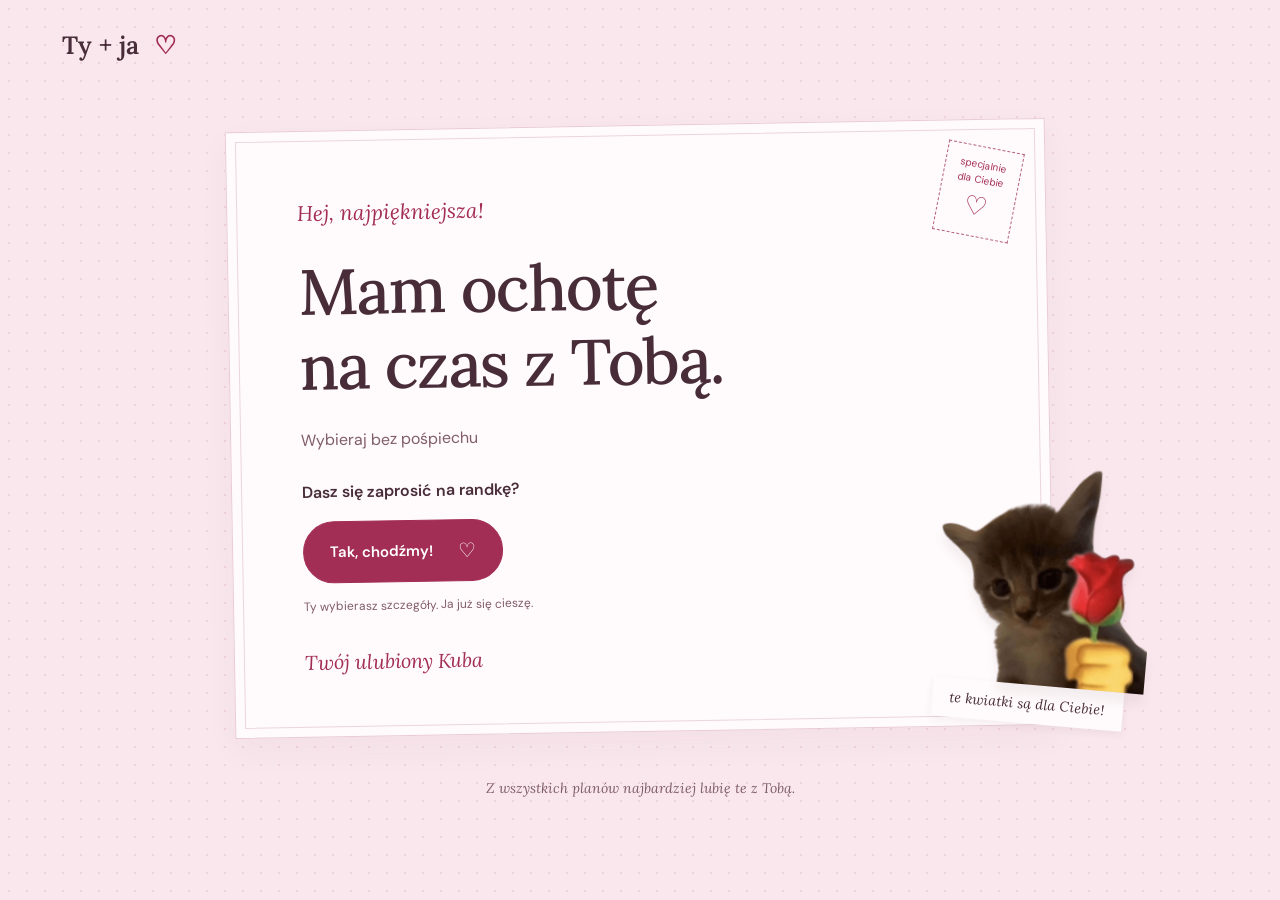
<file: index.html>
﻿<!DOCTYPE html>
<html lang="pl">
<head>
<meta charset="utf-8"><meta name="viewport" content="width=device-width, initial-scale=1">
<meta name="theme-color" content="#f9e7ed"><meta name="description" content="Małe zaproszenie na nasz wspólny czas. Wybierzmy się na randkę!">
<title>Dla Ciebie, z miłością ♡</title><link rel="stylesheet" href="css/style_main.css">
</head>
<body data-page="home">
<header class="site-header"><a class="brand" href="index.html">Ty + ja <span>♡</span></a></header>
<main class="invitation">
 <div class="letter">
  <div class="postmark" aria-hidden="true">specjalnie<br>dla Ciebie<br><span>♡</span></div>
  <p class="salutation">Hej, najpiękniejsza!</p>
  <h1>Mam ochotę<br>na czas z Tobą.</h1>
  <p class="letter-copy">Wybieraj bez pośpiechu</p>
  <p class="question">Dasz się zaprosić na randkę?</p>
  <a class="button" href="sites/kalendarz.html">Tak, chodźmy! <span aria-hidden="true">♡</span></a>
  <p class="small-note">Ty wybierasz szczegóły. Ja już się cieszę.</p>
  <div class="signature">Twój ulubiony Kuba</div>
 </div>
 <div class="cat-note"><img src="assets/cat1.png" alt="Kotek z bukietem kwiatów dla Ciebie"><span>te kwiatki są dla Ciebie!</span></div>
</main>
<footer>Z wszystkich planów najbardziej lubię te z Tobą.</footer>
</body></html>
</file>
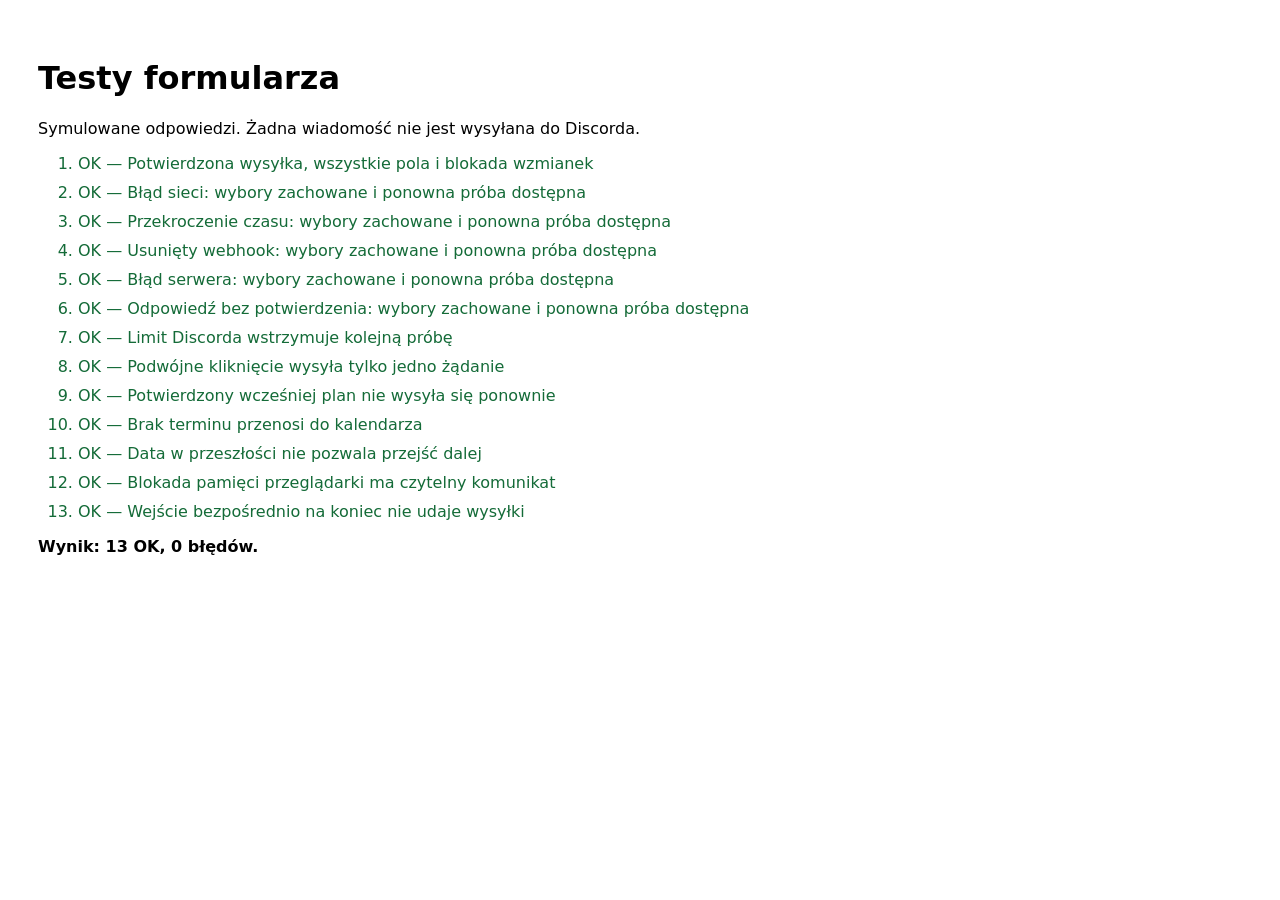
<file: tests/index.html>
﻿<!doctype html><html lang="pl"><meta charset="utf-8"><title>Testy formularza</title><style>body{font:16px system-ui;padding:30px}li{margin:10px 0}.pass{color:#146b38}.fail{color:#a00020}iframe{position:absolute;width:390px;height:800px;left:-10000px}</style><h1>Testy formularza</h1><p>Symulowane odpowiedzi. Żadna wiadomość nie jest wysyłana do Discorda.</p><ol id="results"></ol><strong id="result">Testy trwają…</strong><script src="form.test.js"></script></html>
</file>
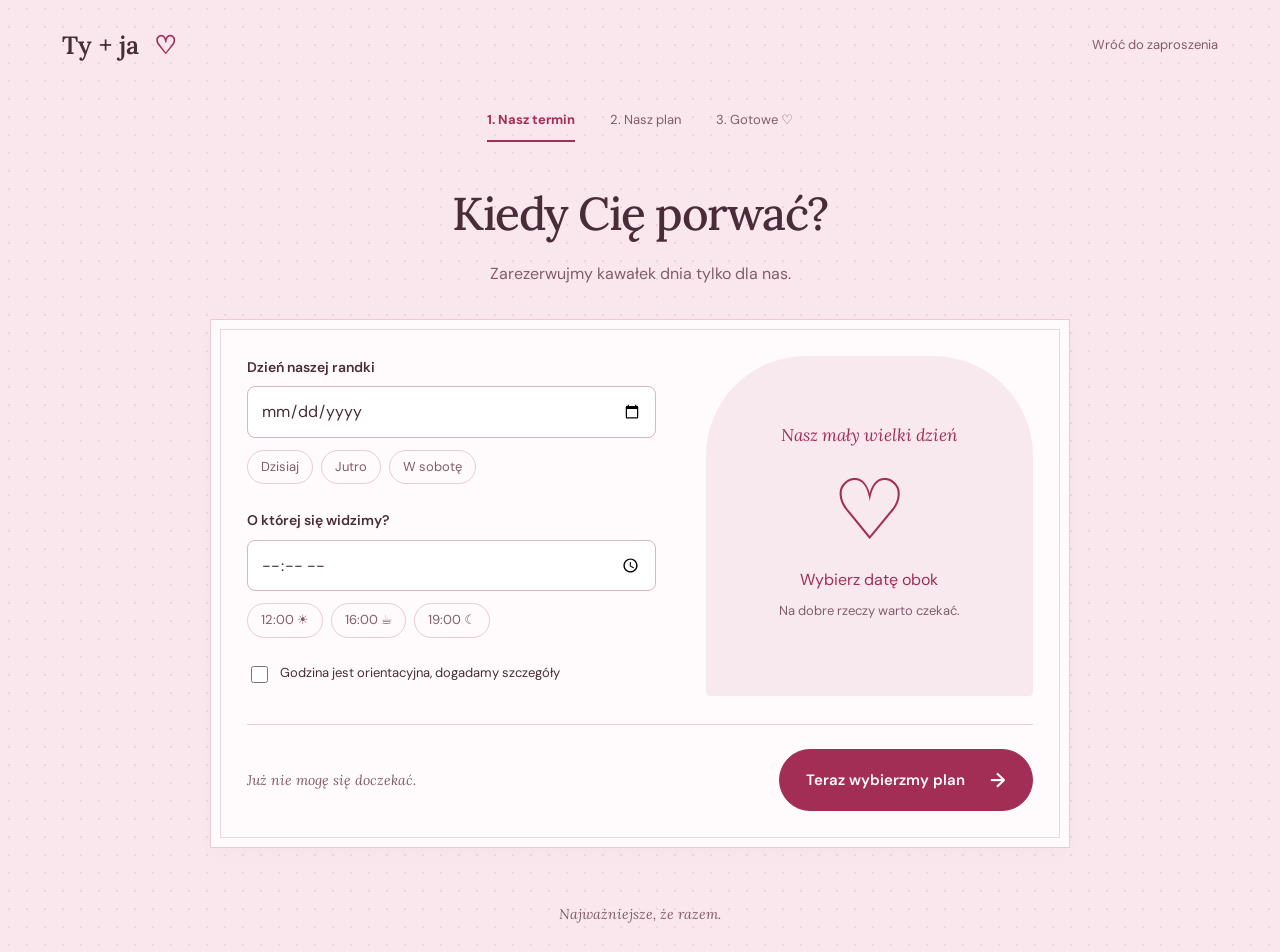
<file: sites/kalendarz.html>
﻿<!DOCTYPE html>
<html lang="pl"><head><meta charset="utf-8"><meta name="viewport" content="width=device-width, initial-scale=1"><meta name="theme-color" content="#f9e7ed"><title>Nasz termin ♡</title><link rel="stylesheet" href="../css/style_main.css"><script src="../scripts/script.js" defer></script></head>
<body data-page="date">
<header class="site-header"><a class="brand" href="../index.html">Ty + ja <span>♡</span></a><a href="../index.html">Wróć do zaproszenia</a></header>
<main class="planner">
<nav class="steps" aria-label="Etapy planowania"><span aria-current="step">1. Nasz termin</span><span>2. Nasz plan</span><span>3. Gotowe ♡</span></nav>
<div class="section-heading"><h1>Kiedy Cię porwać?</h1><p>Zarezerwujmy kawałek dnia tylko dla nas.</p></div>
<form id="date-form" class="paper date-paper">
 <div class="date-layout"><section>
 <label for="date">Dzień naszej randki</label><input id="date" name="date" type="date" required>
 <div class="quick-options" aria-label="Szybki wybór dnia"><button type="button" data-day="0">Dzisiaj</button><button type="button" data-day="1">Jutro</button><button type="button" data-day="saturday">W sobotę</button></div>
 <label for="time">O której się widzimy?</label><input id="time" name="time" type="time" required>
 <div class="quick-options" aria-label="Szybki wybór godziny"><button type="button" data-time="12:00">12:00 ☀</button><button type="button" data-time="16:00">16:00 ☕</button><button type="button" data-time="19:00">19:00 ☾</button></div>
 <label class="check-line"><input type="checkbox" id="flexible"> Godzina jest orientacyjna, dogadamy szczegóły</label>

 </section><aside class="date-preview"><span>Nasz mały wielki dzień</span><strong id="preview-day">♡</strong><p id="preview-date">Wybierz datę obok</p><p id="preview-time">Na dobre rzeczy warto czekać.</p></aside></div>
 <p class="form-error" id="date-error" role="alert"></p>
 <div class="form-bottom"><span>Już nie mogę się doczekać.</span><button class="button" type="submit">Teraz wybierzmy plan <span aria-hidden="true">→</span></button></div>
</form>
</main><footer>Najważniejsze, że razem.</footer><noscript><p class="noscript">Włącz JavaScript, aby zaplanować i wysłać randkę.</p></noscript>
</body></html>
</file>
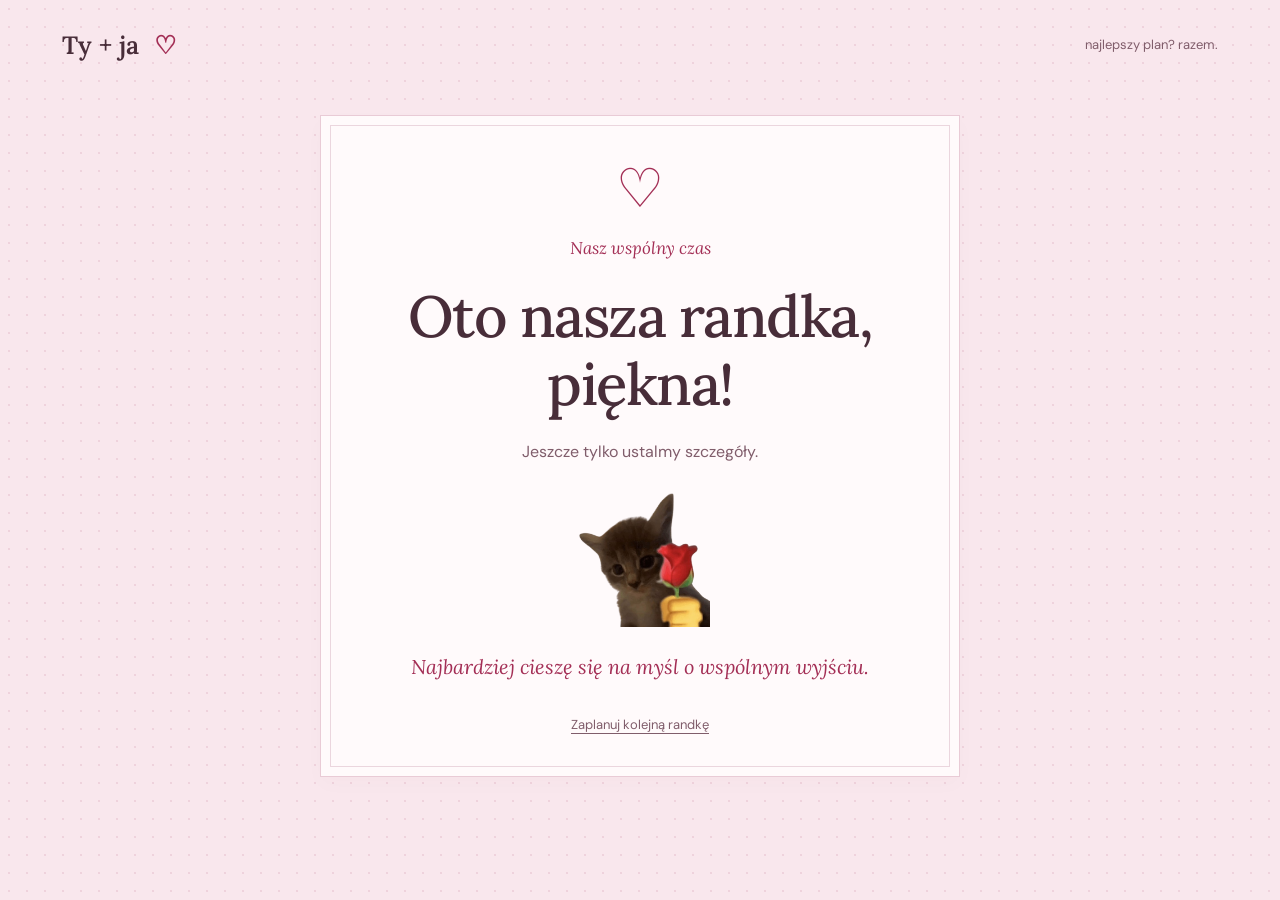
<file: sites/koncowka.html>
﻿<!DOCTYPE html>
<html lang="pl"><head><meta charset="utf-8"><meta name="viewport" content="width=device-width, initial-scale=1"><meta name="theme-color" content="#f9e7ed"><title>Oto nasza randka, piękna! ♡</title><link rel="stylesheet" href="../css/style_main.css"><script src="../scripts/script.js" defer></script></head>
<body data-page="success"><header class="site-header"><a class="brand" href="../index.html">Ty + ja <span>♡</span></a><span>najlepszy plan? razem.</span></header>
<main class="success-wrap"><div class="paper success-paper"><div class="success-heart" aria-hidden="true">♡</div><p id="success-label" class="salutation">Nasz wspólny czas</p><h1 id="success-title">Oto nasza randka, piękna!</h1><p id="success-description">Jeszcze tylko ustalmy szczegóły.</p><dl id="success-summary" class="success-summary"></dl><img class="success-cat" src="../assets/cat1.png" alt="Kotek z kwiatami nie może się doczekać spotkania"><p class="signature">Najbardziej cieszę się na myśl o wspólnym wyjściu.</p><a class="text-link" href="kalendarz.html">Zaplanuj kolejną randkę</a></div></main></body></html>
</file>
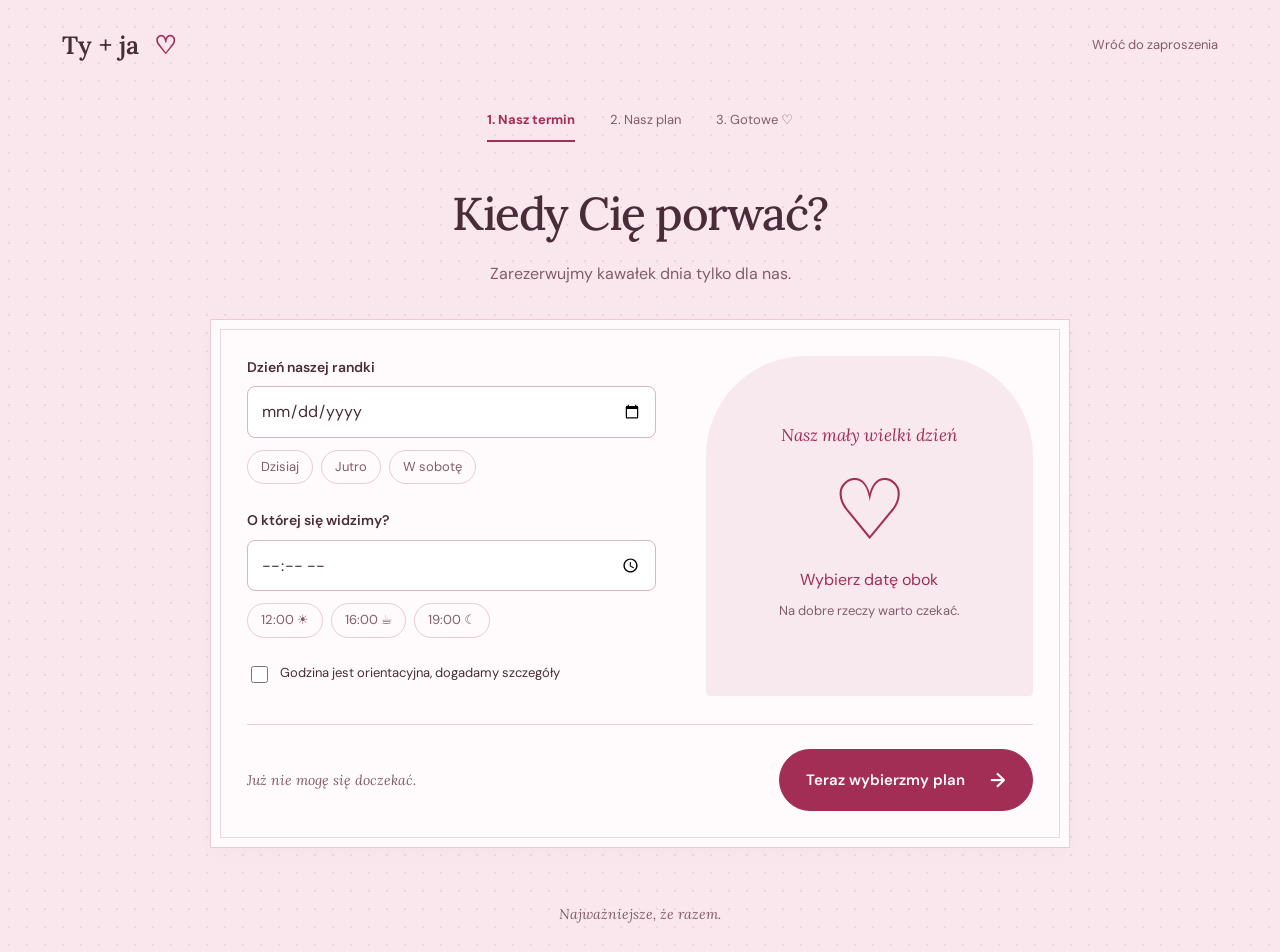
<file: sites/wybor_jedzenia.html>
﻿<!DOCTYPE html>
<html lang="pl"><head><meta charset="utf-8"><meta name="viewport" content="width=device-width, initial-scale=1"><meta name="theme-color" content="#f9e7ed"><title>Nasz plan ♡</title><link rel="stylesheet" href="../css/style_main.css"><script src="../scripts/script.js" defer></script></head>
<body data-page="plan">
<header class="site-header"><a class="brand" href="../index.html">Ty + ja <span>♡</span></a><a href="kalendarz.html">← Zmień termin</a></header>
<main class="planner wide">
<nav class="steps" aria-label="Etapy planowania"><a href="kalendarz.html">✓ Nasz termin</a><span aria-current="step">2. Nasz plan</span><span>3. Gotowe ♡</span></nav>
<div class="section-heading"><h1>Gdzie zabieramy nasze serca?</h1><p>Wybierz to, na co masz ochotę. Resztę wymyślimy razem.</p></div>
<form id="plan-form">
<fieldset class="activities"><legend>Nasz pomysł na randkę <span>Wybierz jeden</span></legend>
<div class="activity-grid">
<label class="activity"><input type="radio" name="activity" value="Spacerek" required><img src="../assets/park.jpg" alt="" loading="lazy"><span><strong>Spacerek</strong><small>Dokądkolwiek, byle za rękę</small></span><i aria-hidden="true">♡</i></label>
<label class="activity"><input type="radio" name="activity" value="Kino"><img src="../assets/kino.jpg" alt="" loading="lazy"><span><strong>Wieczór w kinie</strong><small>Popcorn do podziału</small></span><i aria-hidden="true">♡</i></label>
<label class="activity"><input type="radio" name="activity" value="Maczek"><img class="food-logo" src="../assets/mcd.png" alt="" loading="lazy"><span><strong>Randka w Maczku</strong><small>Moje frytki są Twoje</small></span><i aria-hidden="true">♡</i></label>
<label class="activity"><input type="radio" name="activity" value="Kręgle"><img src="../assets/kregle.jpg" alt="" loading="lazy"><span><strong>Kręgle</strong><small>Przegrany daje buziaka</small></span><i aria-hidden="true">♡</i></label>
<label class="activity"><input type="radio" name="activity" value="Minigolf"><img src="../assets/golf.webp" alt="" loading="lazy"><span><strong>Minigolf</strong><small>Mała, słodka rywalizacja</small></span><i aria-hidden="true">♡</i></label>
<label class="activity surprise"><input type="radio" name="activity" value="Niespodzianka — Ty wybierasz"><div class="surprise-art" aria-hidden="true">✉<span>♡</span></div><span><strong>Zaskocz mnie</strong><small>Oddaję plan w Twoje ręce</small></span><i aria-hidden="true">♡</i></label>
</div></fieldset>
<div class="plan-layout"><section class="paper details"><h2>Małe rzeczy, które lubisz</h2>
<label for="food">A może coś pysznego?</label><select id="food" name="food"><option>Wybierzmy na miejscu</option><option>Kawa i coś słodkiego</option><option>Pizza dla dwojga</option><option>Sushi</option><option>Burgery i frytki</option><option>Tylko spacer, bez jedzenia</option></select>
<label for="transport">Jak się spotykamy?</label><select id="transport" name="transport"><option>Dogadamy się przed randką</option><option>Przyjedź po mnie ♡</option><option>Spotkajmy się na miejscu</option><option>Chodźmy razem pieszo</option></select>
<label for="note">Coś ode mnie <span class="optional">(opcjonalnie)</span></label><textarea id="note" name="note" maxlength="600" rows="3" placeholder="Mój pomysł, ulubione miejsce, coś, czego nie jem…"></textarea><div class="character-count"><span id="note-count">0</span>/600</div>
</section><aside class="paper summary"><h2>Nasza randka</h2><dl id="plan-summary"></dl><p class="summary-note">Dobry plan. Najlepsze towarzystwo. ♡</p><p id="send-status" class="form-error" role="status" aria-live="polite"></p><button id="send-button" class="button" type="submit">Wyślij mój plan ♡</button><p class="help">Twój wybór trafi prosto do mnie.</p></aside></div>
</form></main><footer>Z Tobą nawet zwykły dzień jest trochę piękniejszy.</footer><noscript><p class="noscript">Włącz JavaScript, aby wysłać plan.</p></noscript></body></html>
</file>
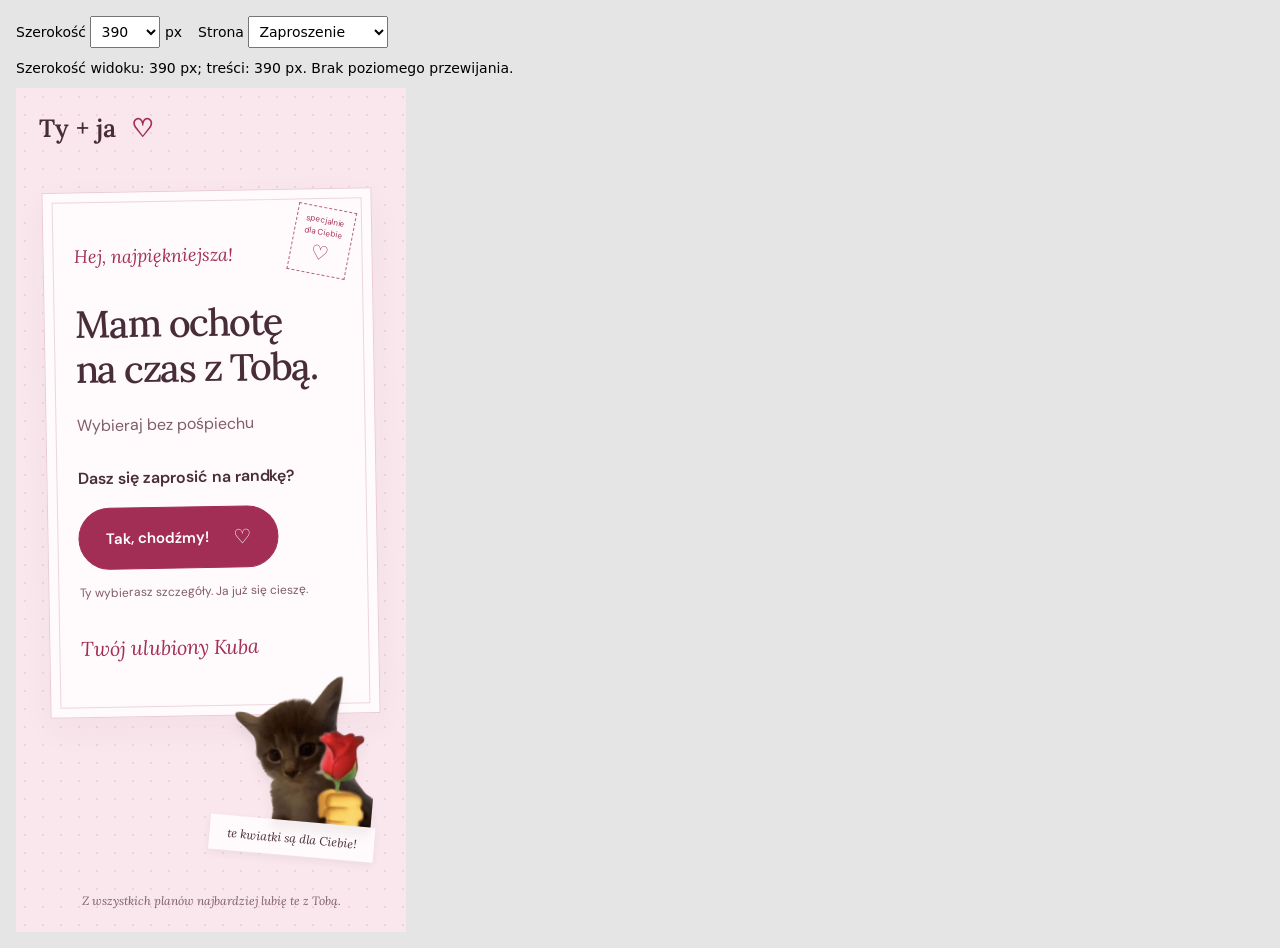
<file: tests/mobile.html>
﻿<!doctype html>
<html lang="pl">
<meta charset="utf-8"><meta name="viewport" content="width=device-width, initial-scale=1">
<title>Podgląd responsywny</title>
<style>body{font:14px system-ui;margin:0;padding:16px;background:#e5e5e5}iframe{display:block;width:390px;height:844px;border:0;background:white}header{display:flex;gap:16px;flex-wrap:wrap;margin-bottom:12px}select,button{font:inherit;padding:6px}output{display:block;margin:12px 0}</style>
<header><label>Szerokość <select id="width"><option>320</option><option>360</option><option selected>390</option><option>768</option><option>1366</option></select> px</label><label>Strona <select id="page"><option value="../index.html">Zaproszenie</option><option value="../sites/kalendarz.html">Kalendarz</option><option value="../sites/wybor_jedzenia.html">Plan</option><option value="../sites/koncowka.html">Podsumowanie</option></select></label></header>
<output id="metrics" aria-live="polite"></output><iframe title="Podgląd strony" src="../index.html"></iframe>
<script>
const frame = document.querySelector('iframe');
function measure() {
  const d = frame.contentDocument;
  if (!d?.body) return;
  document.getElementById('metrics').textContent = `Szerokość widoku: ${d.documentElement.clientWidth} px; treści: ${d.documentElement.scrollWidth} px. ${d.documentElement.scrollWidth <= d.documentElement.clientWidth ? 'Brak poziomego przewijania.' : 'Treść wychodzi poza ekran.'}`;
}
document.getElementById('width').addEventListener('change', event => {frame.style.width = `${event.target.value}px`; requestAnimationFrame(measure);});
document.getElementById('page').addEventListener('change', event => {frame.src = event.target.value;});
frame.addEventListener('load', () => {measure();frame.contentDocument.fonts.ready.then(measure);});
</script></html>
</file>
<file: css/style_main.css>
﻿@import url('https://fonts.googleapis.com/css2?family=DM+Sans:wght@400;500;600;700&family=Lora:ital,wght@0,400;0,500;0,600;1,400;1,500&display=swap');
:root {
  --pink:#f9e7ed;
  --paper:#fffafb;
  --berry:#a32e55;
  --ink:#482d39;
  --muted:#805d6b;
  --line:#e9cbd6;
  --serif:'Lora',Georgia,serif;
  --sans:'DM Sans',system-ui,sans-serif
}
* {
  box-sizing:border-box
}
body {
  margin:0;
  color:var(--ink);
  font-family:var(--sans);
  background-color:var(--pink);
  background-image:radial-gradient(#dbaabc55 .8px,transparent .8px);
  background-size:18px 18px;
  font-size:16px;
  line-height:1.6
}
a {
  color:inherit;
  text-decoration:none
}
button,input,select,textarea {
  font:inherit
}
button,a,input,select,textarea {
  -webkit-tap-highlight-color:transparent
}
button {
  cursor:pointer
}
a:focus-visible,button:focus-visible,input:focus-visible,select:focus-visible,textarea:focus-visible {
  outline:3px solid var(--berry);
  outline-offset:4px
}
.site-header {
  max-width:1240px;
  margin:auto;
  padding:25px 42px;
  display:flex;
  justify-content:space-between;
  align-items:center;
  gap:20px;
  font-size:13px;
  color:var(--muted)
}
.brand {
  font-family:var(--serif);
  font-size:25px;
  font-weight:600;
  color:var(--ink)
}
.brand span {
  color:var(--berry);
  margin-left:8px
}
.site-header>a:not(.brand):hover,.text-link:hover {
  text-decoration:underline
}
h1,h2,p {
  margin-top:0
}
h1 {
  font-family:var(--serif);
  font-weight:500;
  font-size:clamp(34px,4.8vw,58px);
  line-height:1.18;
  letter-spacing:-1.5px;
  margin-bottom:20px
}
h2 {
  font-family:var(--serif);
  font-size:25px;
  font-weight:500;
  line-height:1.3;
  margin-bottom:22px
}
.button {
  display:inline-flex;
  justify-content:center;
  align-items:center;
  gap:25px;
  min-height:54px;
  padding:14px 26px;
  border:1px solid var(--berry);
  border-radius:100px;
  background:var(--berry);
  color:white;
  font-weight:600;
  font-size:15px;
  transition:background .15s,transform .15s
}
.button:hover {
  background:#832341;
  transform:translateY(-1px)
}
.button:disabled {
  cursor:wait;
  opacity:.65;
  transform:none
}
.button span {
  font-size:20px
}
.invitation {
  position:relative;
  max-width:1000px;
  margin:35px auto 45px;
  padding:0 90px
}
.letter {
  position:relative;
  background:var(--paper);
  padding:65px 70px 42px;
  border:1px solid var(--line);
  box-shadow:0 12px 35px #75324b0b;
  transform:rotate(-1deg)
}
.letter:before,.paper:before {
  content:'';
  position:absolute;
  pointer-events:none;
  inset:9px;
  border:1px solid #ebd6de
}
.salutation {
  font-family:var(--serif);
  font-style:italic;
  color:var(--berry);
  font-size:21px;
  margin-bottom:24px
}
.letter h1 {
  font-size:clamp(38px,5.3vw,64px);
  max-width:620px
}
.letter-copy {
  color:var(--muted);
  line-height:1.85
}
.question {
  font-weight:600;
  margin-top:25px;
  margin-bottom:16px
}
.small-note {
  font-size:12px;
  color:var(--muted);
  margin:14px 0 30px
}
.signature {
  font-family:var(--serif);
  font-style:italic;
  font-size:20px;
  color:var(--berry);
  margin:16px 0
}
.postmark {
  position:absolute;
  right:28px;
  top:26px;
  border:1px dashed #b6637f;
  padding:10px 14px;
  text-align:center;
  font-size:10px;
  line-height:1.5;
  color:var(--berry);
  transform:rotate(12deg)
}
.postmark span {
  font-size:26px
}
.cat-note {
  position:absolute;
  bottom:8px;
  right:-12px;
  display:flex;
  flex-direction:column;
  align-items:center;
  transform:rotate(5deg)
}
.cat-note img {
  width:230px;
  max-height:270px;
  object-fit:contain;
  filter:drop-shadow(0 10px 5px #482d3910)
}
.cat-note>span {
  font-family:var(--serif);
  font-style:italic;
  background:#fffafb;
  padding:8px 18px;
  box-shadow:0 3px 8px #482d3910;
  font-size:14px
}
footer {
  text-align:center;
  color:var(--muted);
  font-family:var(--serif);
  font-style:italic;
  font-size:14px;
  margin:35px 20px 26px
}
.planner {
  max-width:920px;
  margin:20px auto 55px;
  padding:0 30px
}
.planner.wide {
  max-width:1110px
}
.steps {
  display:flex;
  justify-content:center;
  gap:35px;
  color:var(--muted);
  font-size:13px;
  margin:18px 0 45px
}
.steps [aria-current] {
  color:var(--berry);
  font-weight:700;
  border-bottom:2px solid var(--berry);
  padding-bottom:9px
}
.section-heading {
  text-align:center;
  margin-bottom:32px
}
.section-heading h1 {
  font-size:clamp(32px,4.2vw,46px)
}
.section-heading p {
  color:var(--muted)
}
.paper {
  position:relative;
  background:var(--paper);
  border:1px solid var(--line);
  padding:36px;
  box-shadow:0 7px 20px #75324b05
}
.date-layout {
  display:grid;
  grid-template-columns:1.25fr 1fr;
  gap:50px
}
.date-preview {
  background:#f8e9ef;
  border-radius:100px 100px 4px 4px;
  text-align:center;
  display:flex;
  flex-direction:column;
  justify-content:center;
  padding:30px 20px;
  color:var(--berry)
}
.date-preview>span {
  font-family:var(--serif);
  font-style:italic;
  font-size:17px
}
.date-preview strong {
  font-family:var(--serif);
  font-weight:400;
  font-size:84px;
  line-height:1.4
}
.date-preview p {
  margin-bottom:8px
}
.date-preview p:last-child {
  font-size:13px;
  color:var(--muted)
}
label:not(.activity) {
  display:block;
  font-weight:600;
  font-size:14px;
  margin-bottom:8px
}
input[type=date],input[type=time],select,textarea {
  display:block;
  width:100%;
  min-width:0;
  min-height:49px;
  border:1px solid #dcb5c4;
  border-radius:8px;
  background:#fff;
  color:var(--ink);
  padding:11px 13px;
  color-scheme:light
}
input[type=date],input[type=time] {
  appearance:none;
  -webkit-appearance:none
}
textarea {
  resize:vertical
}
.quick-options {
  display:flex;
  gap:8px;
  flex-wrap:wrap;
  margin:12px 0 25px
}
.quick-options button {
  background:transparent;
  border:1px solid var(--line);
  border-radius:100px;
  padding:6px 13px;
  font-size:13px;
  color:var(--muted)
}
.quick-options button:hover,.quick-options button[aria-pressed=true] {
  background:#f6d8e4;
  border-color:#b55b7b;
  color:var(--berry)
}
label.check-line {
  display:flex;
  align-items:flex-start;
  gap:9px;
  font-weight:400;
  font-size:13px;
  margin:20px 0 10px
}
input[type=checkbox] {
  accent-color:var(--berry);
  width:17px;
  height:17px;
  flex-shrink:0
}
.help {
  font-size:12px;
  color:var(--muted);
  margin:12px 0 0
}
.form-bottom {
  display:flex;
  align-items:center;
  justify-content:space-between;
  gap:20px;
  border-top:1px solid var(--line);
  padding-top:24px;
  margin-top:28px
}
.form-bottom>span {
  font-family:var(--serif);
  font-style:italic;
  color:var(--muted);
  font-size:14px
}
.form-error {
  color:#9d2144;
  font-size:14px;
  white-space:pre-line;
  margin:16px 0 0
}
.form-error:empty {
  display:none
}
fieldset {
  padding:0;
  margin:0;
  border:0
}
legend {
  font-size:16px;
  font-weight:600;
  margin-bottom:15px
}
legend span {
  font-size:12px;
  font-weight:400;
  color:var(--muted);
  margin-left:12px
}
.activity-grid {
  display:grid;
  grid-template-columns:repeat(3,1fr);
  gap:17px
}
.activity {
  position:relative;
  background:var(--paper);
  border:2px solid transparent;
  box-shadow:0 0 0 1px var(--line);
  border-radius:12px;
  overflow:hidden;
  cursor:pointer;
  display:block
}
.activity input {
  position:absolute;
  opacity:0;
  width:1px;
  height:1px
}
.activity:has(input:focus-visible) {
  outline:3px solid var(--berry);
  outline-offset:4px
}
.activity:has(input:checked) {
  border-color:var(--berry);
  box-shadow:none;
  background:#fff2f7
}
.activity>img,.surprise-art {
  display:block;
  width:100%;
  height:135px;
  object-fit:cover
}
.activity>span {
  display:block;
  padding:15px 18px
}
.activity strong {
  display:block;
  font-size:16px;
  font-weight:600
}
.activity small {
  display:block;
  color:var(--muted);
  font-size:12px;
  margin-top:3px
}
.activity i {
  position:absolute;
  top:10px;
  right:10px;
  width:27px;
  height:27px;
  display:grid;
  place-items:center;
  background:#fff;
  border-radius:50%;
  font-size:17px;
  font-style:normal;
  color:var(--berry)
}
.activity:has(input:checked) i {
  background:var(--berry);
  color:white
}
.activity:has(input:checked) i:after {
  content:'✓';
  position:absolute;
  background:var(--berry);
  border-radius:50%;
  inset:0;
  text-align:center
}
.surprise-art {
  background:#f2d7e3;
  display:grid;
  place-items:center;
  font-size:80px;
  color:#a95272;
  position:relative;
  line-height:1
}
.surprise-art span {
  position:absolute;
  font-size:24px;
  transform:translateY(9px);
  color:var(--paper)
}
.plan-layout {
  display:grid;
  grid-template-columns:1.2fr 1fr;
  gap:24px;
  margin-top:32px
}
.details select {
  margin-bottom:20px
}
.optional {
  font-weight:400;
  color:var(--muted)
}
.character-count {
  text-align:right;
  font-size:11px;
  color:var(--muted);
  margin-top:5px
}
.summary {
  align-self:start
}
.summary dl,.success-summary {
  margin:0
}
.summary dl>div,.success-summary>div {
  padding:12px 0;
  border-bottom:1px solid var(--line)
}
dt {
  color:var(--muted);
  font-size:12px
}
dd {
  margin:3px 0 0;
  font-weight:500;
  font-size:15px;
  overflow-wrap:anywhere;
  white-space:pre-line
}
.summary-note {
  font-family:var(--serif);
  font-style:italic;
  font-size:14px;
  color:var(--berry);
  margin:22px 0
}
.summary .button {
  width:100%;
  margin-top:18px
}
.summary .help {
  text-align:center
}
.success-wrap {
  max-width:690px;
  padding:15px 25px;
  margin:10px auto
}
.success-paper {
  text-align:center;
  padding:35px 60px
}
.success-heart {
  font-size:54px;
  color:var(--berry);
  line-height:1.4
}
.success-paper .salutation {
  font-size:17px;
  margin:8px 0 20px
}
.success-paper>p:not(.signature):not(.salutation) {
  color:var(--muted)
}
.success-summary {
  text-align:left;
  margin:24px 0
}
.success-cat {
  width:140px;
  max-height:160px;
  object-fit:contain
}
.text-link {
  display:inline-block;
  color:var(--muted);
  font-size:13px;
  margin:16px 0 5px;
  text-decoration:underline;
  text-underline-offset:4px
}
.noscript {
  text-align:center;
  padding:20px;
  color:var(--berry)
}
@media(min-width:1500px) {
  .invitation {
    margin-top:65px
  }
}
@media(max-width:760px) {
  .site-header {
    padding:20px 23px;
    font-size:11px
  }
  .site-header>span {
    max-width:145px;
    text-align:right
  }
  .invitation {
    margin:22px auto;
    padding:0 30px 140px;
    max-width:600px
  }
  .letter {
    padding:50px 30px 36px
  }
  .postmark {
    right:20px;
    top:18px;
    font-size:8px;
    padding:6px 9px
  }
  .postmark span {
    font-size:20px
  }
  .salutation {
    font-size:18px
  }
  .letter h1 {
    margin-top:30px
  }
  .cat-note {
    bottom:0;
    right:25px
  }
  .cat-note img {
    width:155px;
    max-height:170px
  }
  .cat-note>span {
    font-size:12px
  }
  .planner {
    padding:0 20px;
    margin-top:10px
  }
  .steps {
    gap:18px;
    font-size:11px;
    margin:14px 0 30px
  }
  .date-layout {
    grid-template-columns:1fr;
    gap:25px
  }
  .date-preview {
    border-radius:10px;
    padding:18px
  }
  .date-preview strong {
    font-size:50px
  }
  .paper {
    padding:27px
  }
  .form-bottom {
    flex-direction:column;
    align-items:stretch;
    text-align:center
  }
  .plan-layout {
    grid-template-columns:1fr
  }
  .activity-grid {
    grid-template-columns:repeat(2,1fr);
    gap:12px
  }
  .activity>img,.surprise-art {
    height:115px
  }
  .activity>span {
    padding:12px
  }
  .activity strong {
    font-size:14px
  }
  .activity small {
    font-size:11px
  }
  .success-paper {
    padding:30px
  }
  .success-paper h1 {
    font-size:36px
  }
  footer {
    font-size:12px
  }
  .section-heading p {
    font-size:14px
  }
}
@media(max-width:370px) {
  .letter {
    padding:45px 23px 26px
  }
  .postmark {
    display:none
  }
  .letter h1 {
    font-size:34px
  }
  .activity strong {
    font-size:13px
  }
  .steps {
    gap:12px
  }
  .paper {
    padding:23px
  }
  .quick-options button {
    padding:6px 10px
  }
}
@media(prefers-reduced-motion:reduce) {
  *,*:before,*:after {
    scroll-behavior:auto!important;
    transition:none!important;
    animation:none!important
  }
}
.activity>img.food-logo {
  object-fit:cover;
  padding:0;
  background:#fff;
}


/* Native navigation keeps history, forms, and GitHub Pages links intact. */
@view-transition {
  navigation: auto;
}
@keyframes page-leave {
  to { opacity: 0; transform: translateY(-8px) scale(.99); }
}
@keyframes page-arrive {
  from { opacity: 0; transform: translateY(12px) scale(.99); }
  to { opacity: 1; transform: none; }
}
::view-transition-old(root) {
  animation: page-leave 180ms ease-in both;
}
::view-transition-new(root) {
  animation: page-arrive 320ms cubic-bezier(.2,.7,.2,1) both;
}
/* A quiet entrance also works in browsers without cross-document transitions. */
@supports not (view-transition-name: none) {
  main { animation: page-arrive 320ms ease-out both; }
}
@media (prefers-reduced-motion: reduce) {
  @view-transition { navigation: none; }
  ::view-transition-old(root), ::view-transition-new(root) { animation: none; }
}
</file>
